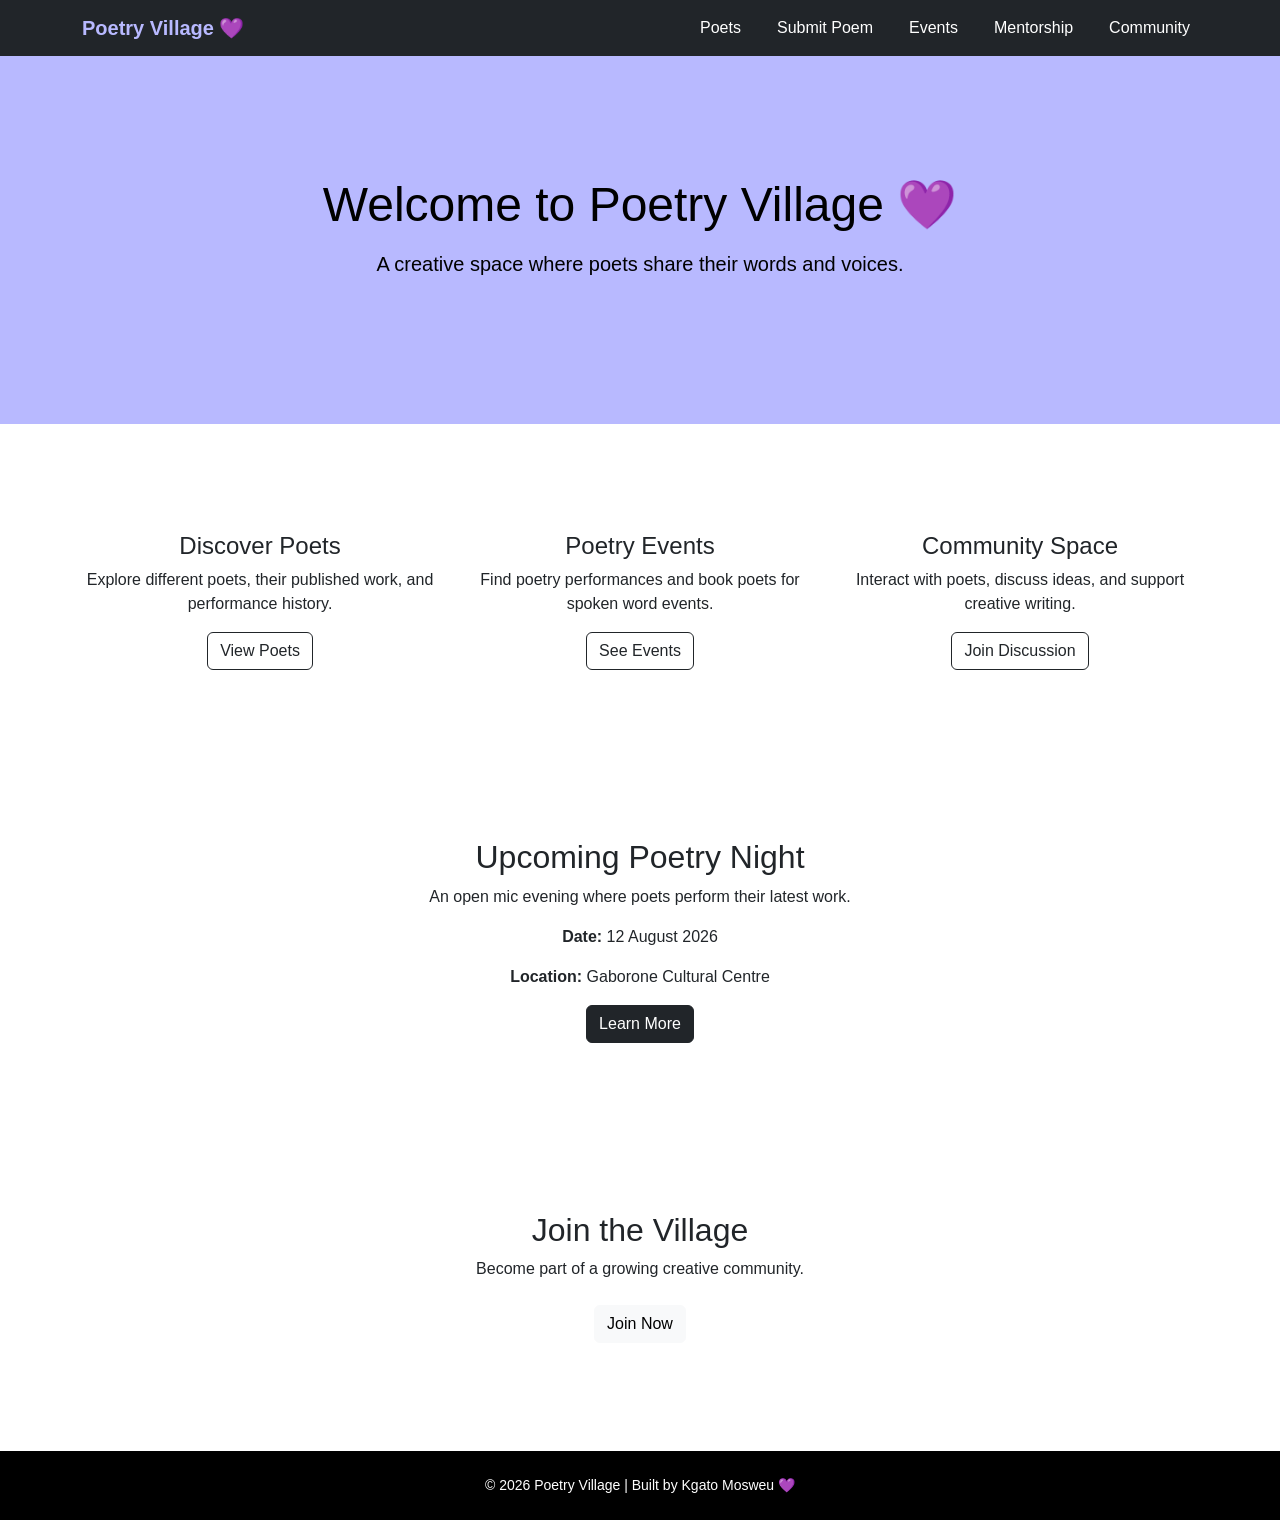
<file: index.html>
<!DOCTYPE html>
<html lang="en">

<head>
<meta charset="UTF-8">
<meta name="viewport" content="width=device-width, initial-scale=1.0">

<title>Poetry Village</title>

<link rel="stylesheet" href="style.css">

<link href="https://cdn.jsdelivr.net/npm/bootstrap@5.3.2/dist/css/bootstrap.min.css" rel="stylesheet">

</head>

<body>

<!-- Navigation -->
<nav class="navbar navbar-expand-lg navbar-dark bg-dark">
<div class="container">

<a class="navbar-brand" href="index.html">Poetry Village 💜</a>

<button class="navbar-toggler" type="button" data-bs-toggle="collapse" data-bs-target="#menu">
<span class="navbar-toggler-icon"></span>
</button>

<div class="collapse navbar-collapse" id="menu">

<ul class="navbar-nav ms-auto">

<li class="nav-item">
<a class="nav-link" href="profiles.html">Poets</a>
</li>

<li class="nav-item">
<a class="nav-link" href="upload.html">Submit Poem</a>
</li>

<li class="nav-item">
<a class="nav-link" href="booking.html">Events</a>
</li>

<li class="nav-item">
<a class="nav-link" href="mentor.html">Mentorship</a>
</li>

<li class="nav-item">
<a class="nav-link" href="community.html">Community</a>
</li>

</ul>

</div>
</div>
</nav>


<!-- Hero Section -->
<section class="hero text-center">

<div class="container">

<h1>Welcome to Poetry Village 💜</h1>

<p class="lead">
A creative space where poets share their words and voices.
</p>


</div>

</section>


<!-- Features Section -->
<section class="container mt-5">

<div class="row text-center">

<div class="col-md-4">

<h4>Discover Poets</h4>

<p>
Explore different poets, their published work, and performance history.
</p>

<a href="profiles.html" class="btn btn-outline-dark">View Poets</a>

</div>


<div class="col-md-4">

<h4>Poetry Events</h4>

<p>
Find poetry performances and book poets for spoken word events.
</p>

<a href="booking.html" class="btn btn-outline-dark">See Events</a>

</div>


<div class="col-md-4">

<h4>Community Space</h4>

<p>
Interact with poets, discuss ideas, and support creative writing.
</p>

<a href="community.html" class="btn btn-outline-dark">Join Discussion</a>

</div>

</div>

</section>


<!-- Event Highlight -->
<section class="container mt-5 text-center">

<h2>Upcoming Poetry Night</h2>

<p>
An open mic evening where poets perform their latest work.
</p>

<p><strong>Date:</strong> 12 August 2026</p>

<p><strong>Location:</strong> Gaborone Cultural Centre</p>

<a href="booking.html" class="btn btn-dark">Learn More</a>

</section>


<!-- Join Section -->
<section class="join-section text-center mt-5">

<div class="container">

<h2>Join the Village</h2>

<p>
Become part of a growing creative community.
</p>

<a href="join.html" class="btn btn-light mt-2">Join Now</a>

</div>

</section>


<!-- Footer -->
<footer class="text-center mt-5 p-4">

<p>© 2026 Poetry Village | Built by Kgato Mosweu 💜</p>

</footer>


<script src="https://cdn.jsdelivr.net/npm/bootstrap@5.3.2/dist/js/bootstrap.bundle.min.js"></script>

</body>
</html>
</file>
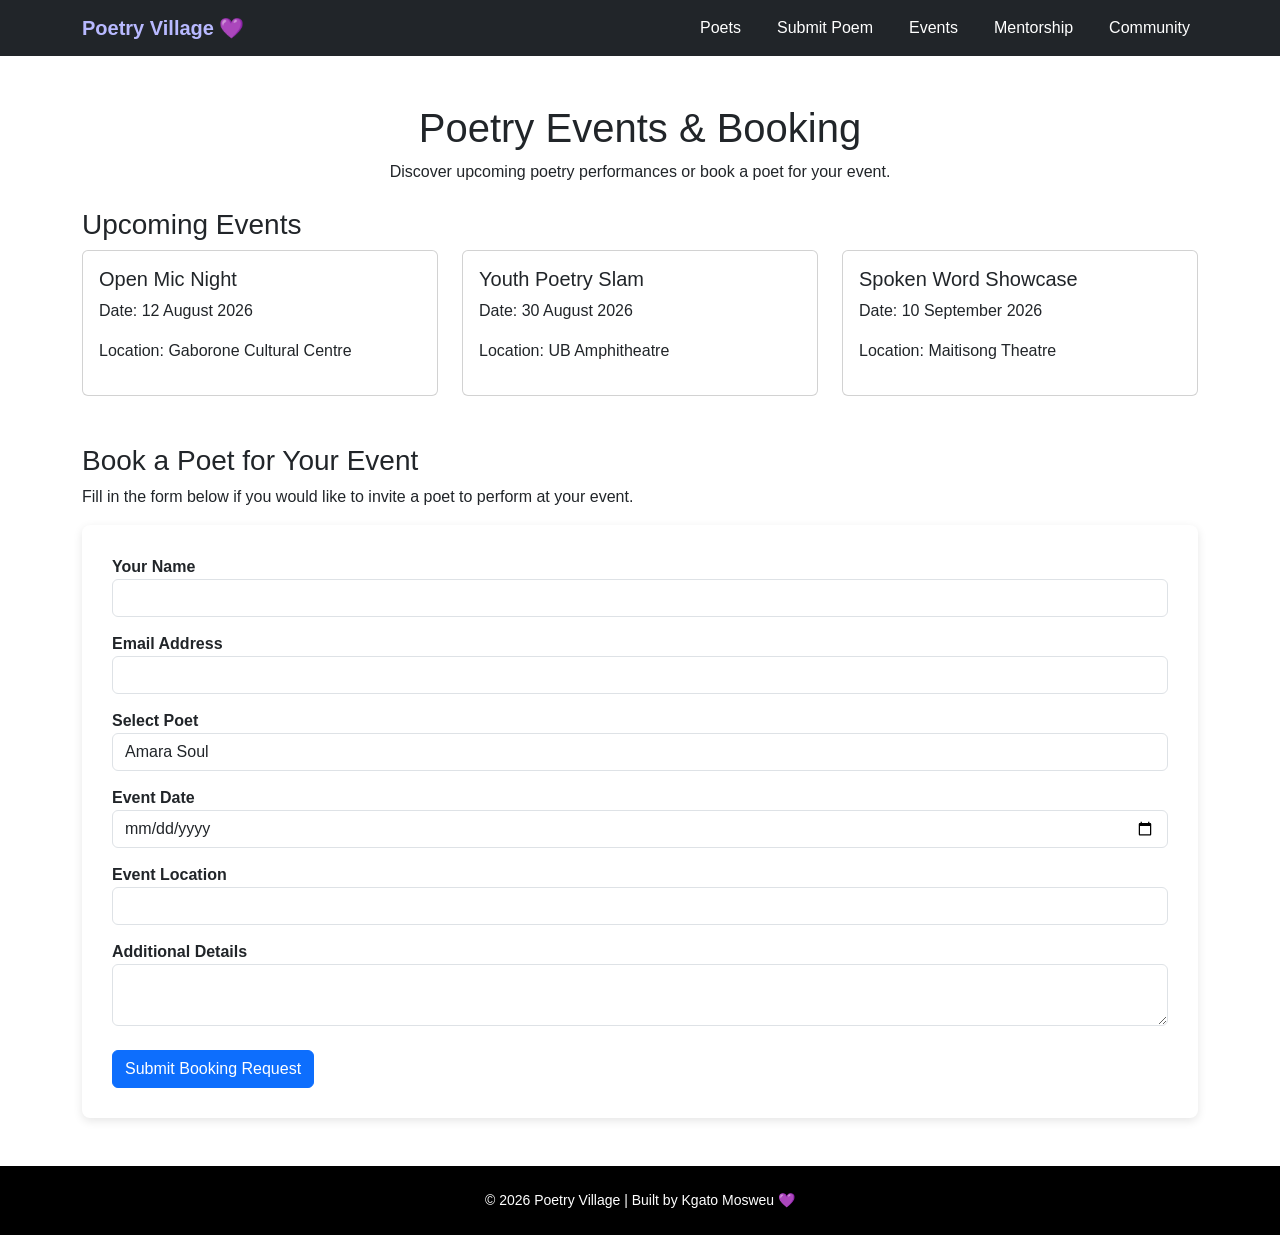
<file: booking.html>
<!DOCTYPE html>
<html lang="en">

<head>

<meta charset="UTF-8">
<meta name="viewport" content="width=device-width, initial-scale=1.0">

<title>Events & Booking | Poetry Village</title>

<link rel="stylesheet" href="style.css">

<link href="https://cdn.jsdelivr.net/npm/bootstrap@5.3.2/dist/css/bootstrap.min.css" rel="stylesheet">

</head>

<body>

<!-- Navigation -->
<nav class="navbar navbar-expand-lg navbar-dark bg-dark">

<div class="container">

<a class="navbar-brand" href="index.html">Poetry Village 💜</a>

<button class="navbar-toggler" data-bs-toggle="collapse" data-bs-target="#menu">
<span class="navbar-toggler-icon"></span>
</button>

<div class="collapse navbar-collapse" id="menu">

<ul class="navbar-nav ms-auto">

<li class="nav-item">
<a class="nav-link" href="profiles.html">Poets</a>
</li>

<li class="nav-item">
<a class="nav-link" href="upload.html">Submit Poem</a>
</li>

<li class="nav-item">
<a class="nav-link active" href="booking.html">Events</a>
</li>

<li class="nav-item">
<a class="nav-link" href="mentor.html">Mentorship</a>
</li>

<li class="nav-item">
<a class="nav-link" href="community.html">Community</a>
</li>

</ul>

</div>
</div>
</nav>


<!-- Page Header -->
<div class="container mt-5 text-center">

<h1>Poetry Events & Booking</h1>

<p>
Discover upcoming poetry performances or book a poet for your event.
</p>

</div>


<!-- Upcoming Events -->
<div class="container mt-4">

<h3>Upcoming Events</h3>

<div class="row">

<div class="col-md-4">

<div class="card">

<div class="card-body">

<h5>Open Mic Night</h5>

<p>Date: 12 August 2026</p>

<p>Location: Gaborone Cultural Centre</p>

</div>

</div>

</div>


<div class="col-md-4">

<div class="card">

<div class="card-body">

<h5>Youth Poetry Slam</h5>

<p>Date: 30 August 2026</p>

<p>Location: UB Amphitheatre</p>

</div>

</div>

</div>


<div class="col-md-4">

<div class="card">

<div class="card-body">

<h5>Spoken Word Showcase</h5>

<p>Date: 10 September 2026</p>

<p>Location: Maitisong Theatre</p>

</div>

</div>

</div>

</div>

</div>


<!-- Booking Form -->
<div class="container mt-5">

<h3>Book a Poet for Your Event</h3>

<p>
Fill in the form below if you would like to invite a poet to perform at your event.
</p>

<form>

<label>Your Name</label>
<input type="text" class="form-control" required>

<label>Email Address</label>
<input type="email" class="form-control" required>

<label>Select Poet</label>

<select class="form-control">

<option>Amara Soul</option>
<option>Neo Rivers</option>
<option>Luna Verse</option>

</select>

<label>Event Date</label>
<input type="date" class="form-control">

<label>Event Location</label>
<input type="text" class="form-control">

<label>Additional Details</label>
<textarea class="form-control"></textarea>

<br>

<button class="btn btn-primary">Submit Booking Request</button>

</form>

</div>


<!-- Footer -->
<footer class="text-center mt-5 p-4">

<p>© 2026 Poetry Village | Built by Kgato Mosweu 💜</p>

</footer>


<script src="https://cdn.jsdelivr.net/npm/bootstrap@5.3.2/dist/js/bootstrap.bundle.min.js"></script>

</body>
</html>
</file>
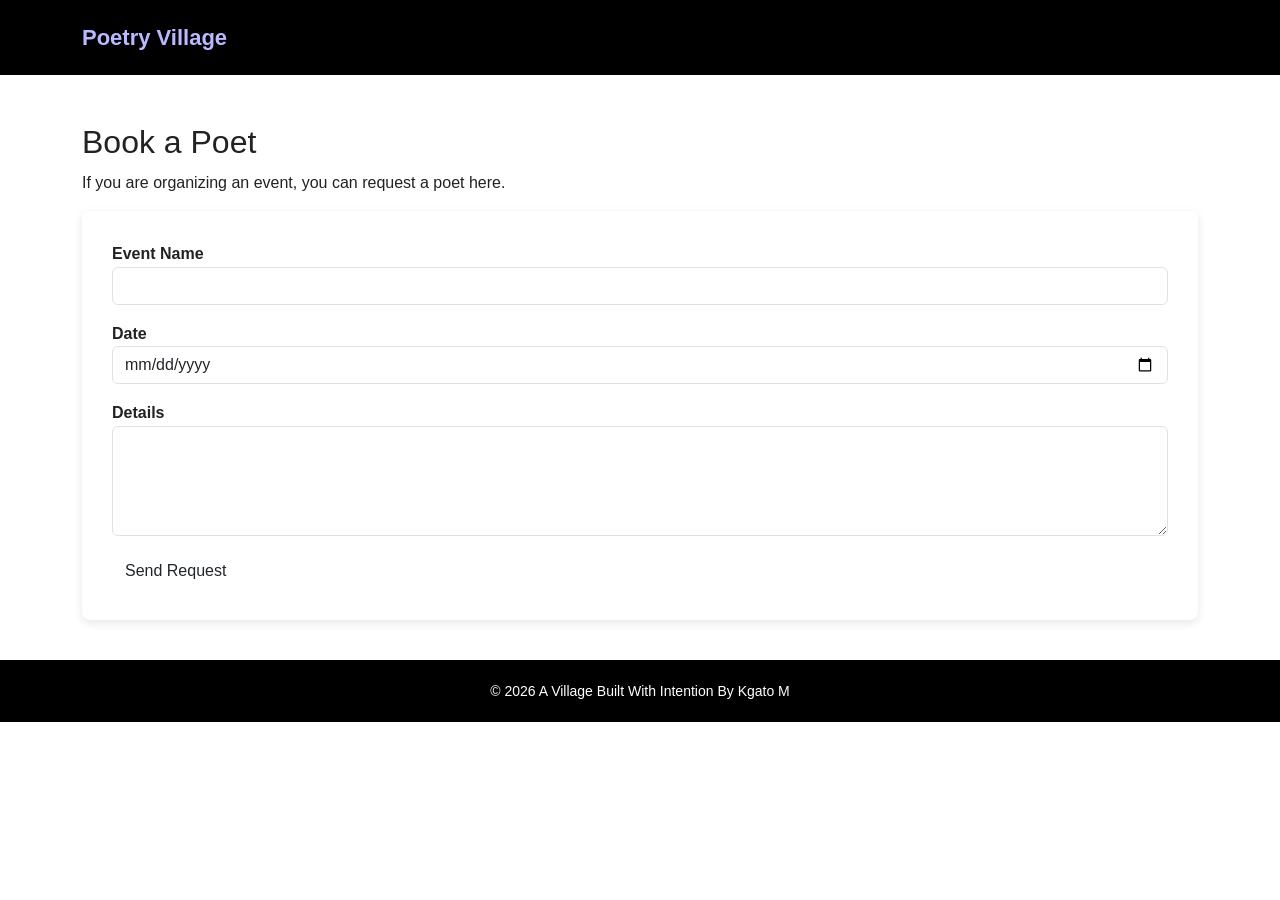
<file: bookings.html>
<!DOCTYPE html>
<html lang="en">
<head>
    <meta charset="UTF-8">
    <title>Bookings - Poetry Village</title>
    <meta name="viewport" content="width=device-width, initial-scale=1">

    <link href="https://cdn.jsdelivr.net/npm/bootstrap@5.3.2/dist/css/bootstrap.min.css" rel="stylesheet">
    <link rel="stylesheet" href="style.css">
</head>
<body>

<nav class="navbar navbar-expand-lg navbar-dark">
  <div class="container">
    <a class="navbar-brand" href="index.html">Poetry Village</a>
  </div>
</nav>

<div class="container mt-5">
    <h2>Book a Poet</h2>
    <p>If you are organizing an event, you can request a poet here.</p>

    <form onsubmit="bookingMessage(event)">
        <div class="mb-3">
            <label>Event Name</label>
            <input type="text" class="form-control" required>
        </div>

        <div class="mb-3">
            <label>Date</label>
            <input type="date" class="form-control" required>
        </div>

        <div class="mb-3">
            <label>Details</label>
            <textarea class="form-control" rows="4"></textarea>
        </div>

        <button class="btn btn-custom">Send Request</button>
    </form>

    <p id="bookingConfirm" class="mt-3"></p>
</div>

<footer>
    <p>© 2026 A Village Built With Intention By Kgato M</p>
</footer>

<script>
function bookingMessage(event){
    event.preventDefault();
    document.getElementById("bookingConfirm").innerText =
        "Your booking request has been sent to the village.";
}
</script>

</body>
</html
</file>
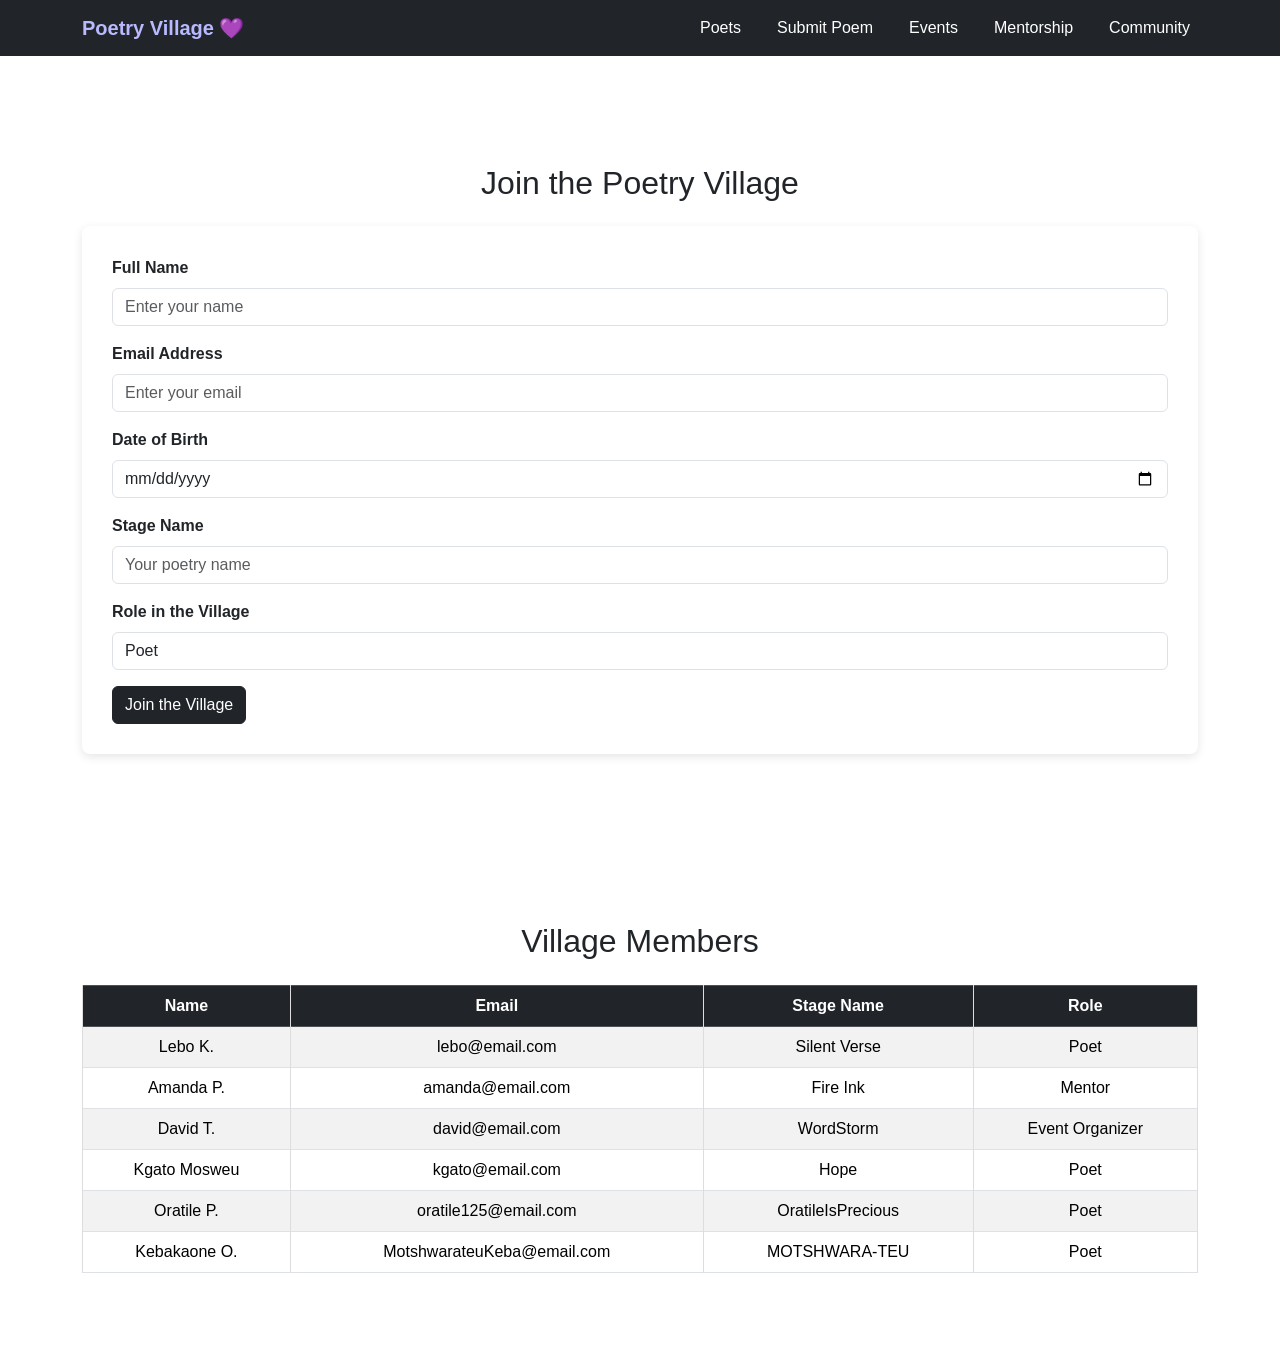
<file: join.html>
<!DOCTYPE html>
<html lang="en">

<head>

<meta charset="UTF-8">
<title>Join the Village</title>

<link rel="stylesheet" href="style.css">

<link href="https://cdn.jsdelivr.net/npm/bootstrap@5.3.2/dist/css/bootstrap.min.css" rel="stylesheet">

</head>

<body>

<!-- Navigation -->

<nav class="navbar navbar-expand-lg navbar-dark bg-dark">

<div class="container">

<a class="navbar-brand" href="index.html">Poetry Village 💜</a>

<ul class="navbar-nav ms-auto">

<li class="nav-item">
<a class="nav-link" href="profiles.html">Poets</a>
</li>

<li class="nav-item">
<a class="nav-link" href="upload.html">Submit Poem</a>
</li>

<li class="nav-item">
<a class="nav-link" href="booking.html">Events</a>
</li>

<li class="nav-item">
<a class="nav-link" href="mentor.html">Mentorship</a>
</li>

<li class="nav-item">
<a class="nav-link" href="community.html">Community</a>
</li>

</ul>

</div>

</nav>

<!-- Join Form -->

<section class="container mt-5">

<h2 class="text-center mb-4">Join the Poetry Village</h2>

<form>

<div class="mb-3">
<label class="form-label">Full Name</label>
<input type="text" class="form-control" placeholder="Enter your name">
</div>

<div class="mb-3">
<label class="form-label">Email Address</label>
<input type="email" class="form-control" placeholder="Enter your email">
</div>

<div class="mb-3">
<label class="form-label">Date of Birth</label>
<input type="date" class="form-control">
</div>

<div class="mb-3">
<label class="form-label">Stage Name</label>
<input type="text" class="form-control" placeholder="Your poetry name">
</div>

<div class="mb-3">

<label class="form-label">Role in the Village</label>

<select class="form-control">

<option>Poet</option>
<option>Mentor</option>
<option>Event Organizer</option>
<option>Support Member</option>

</select>

</div>

<button type="submit" class="btn btn-dark">
Join the Village
</button>

</form>

</section>

<!-- Members Table -->

<section class="container mt-5">

<h2 class="text-center mb-4">Village Members</h2>

<table class="table table-striped table-bordered text-center">

<thead class="table-dark">

<tr>

<th>Name</th>
<th>Email</th>
<th>Stage Name</th>
<th>Role</th>

</tr>

</thead>

<tbody>

<tr>
<td>Lebo K.</td>
<td>lebo@email.com</td>
<td>Silent Verse</td>
<td>Poet</td>
</tr>

<tr>
<td>Amanda P.</td>
<td>amanda@email.com</td>
<td>Fire Ink</td>
<td>Mentor</td>
</tr>

<tr>
<td>David T.</td>
<td>david@email.com</td>
<td>WordStorm</td>
<td>Event Organizer</td>
</tr>

<tr>
<td>Kgato Mosweu</td>
<td>kgato@email.com</td>
<td>Hope</td>
<td>Poet</td>
</tr>

<tr>
<td>Oratile P.</td>
<td>oratile125@email.com</td>
<td>OratileIsPrecious</td>
<td>Poet</td>
</tr>

<tr>
<td>Kebakaone O.</td>
<td>MotshwarateuKeba@email.com</td>
<td>MOTSHWARA-TEU</td>
<td>Poet</td>
</tr>

</tbody>

</table>

</section>

</body>

</html>
</file>
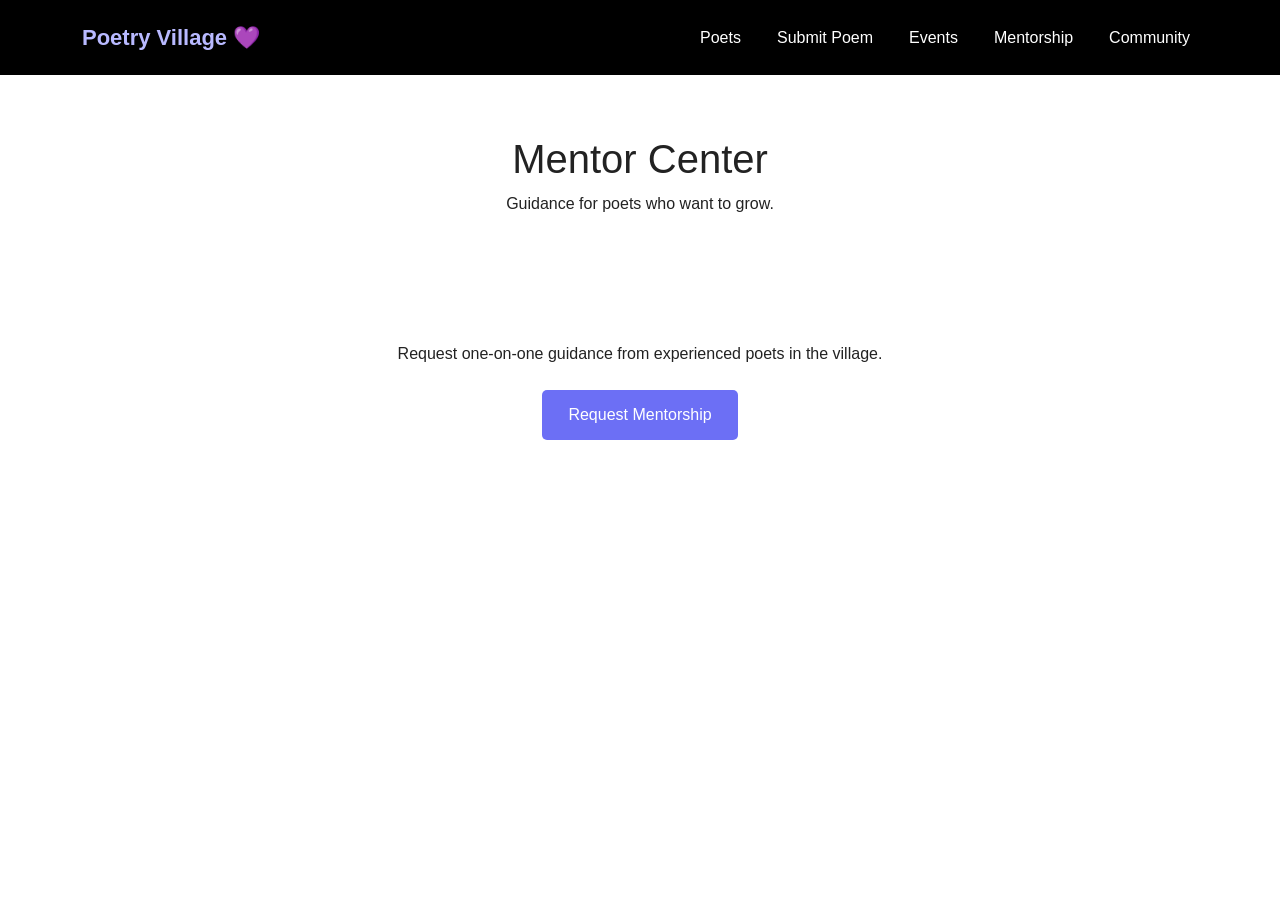
<file: mentor.html>
<!DOCTYPE html>
<html lang="en">
<head>
    <meta charset="UTF-8">
    <title>Mentor Center - Poetry Village</title>
    <meta name="viewport" content="width=device-width, initial-scale=1">
 
    <link href="https://cdn.jsdelivr.net/npm/bootstrap@5.3.2/dist/css/bootstrap.min.css" rel="stylesheet">
    <link rel="stylesheet" href="style.css">
</head>
<body>
 
<nav class="navbar navbar-expand-lg navbar-dark">

    <div class="container">

        <a class="navbar-brand" href="index.html">Poetry Village 💜</a>

        <button class="navbar-toggler" type="button" data-bs-toggle="collapse" data-bs-target="#navMenu">
            <span class="navbar-toggler-icon"></span>
            
        </button>
        <div class="collapse navbar-collapse" id="navMenu">

<ul class="navbar-nav ms-auto">

<li class="nav-item">
<a class="nav-link" href="profiles.html">Poets</a>
</li>

<li class="nav-item">
<a class="nav-link" href="upload.html">Submit Poem</a>
</li>

<li class="nav-item">
<a class="nav-link" href="booking.html">Events</a>
</li>

<li class="nav-item">
<a class="nav-link" href="mentor.html">Mentorship</a>
</li>

<li class="nav-item">
<a class="nav-link" href="community.html">Community</a>
</li>

</ul>

    </div>
</nav>
 
<section class="page-header text-center">
    <div class="container">
        <h1>Mentor Center</h1>
        <p>Guidance for poets who want to grow.</p>
    </div>
</section>
 
<section class="container py-5 text-center">
 
    <p class="mb-4">
        Request one-on-one guidance from experienced poets in the village.
    </p>
 
    <button class="btn btn-main mb-4" onclick="showForm()">
        Request Mentorship
    </button>
 
    <!-- Hidden Form -->
    <div id="mentorForm" style="display:none;">
        <form class="custom-form">
 
            <input type="text" class="form-control mb-3"
            placeholder="Your Name" required>
 
            <select class="form-control mb-3">
                <option>Writing Mentorship</option>
                <option>Performance Coaching</option>
                <option>Publishing Guidance</option>
            </select>
 
            <textarea class="form-control mb-3"
            rows="4" placeholder="What do you need help with?"></textarea>
 
            <button class="btn btn-main w-100">
                Submit Request
            </button>
 
        </form>
    </div>
 
</section>
 
<script>
function showForm() {
    document.getElementById("mentorForm").style.display = "block";
}
</script>
 
</body>
</html>
</file>
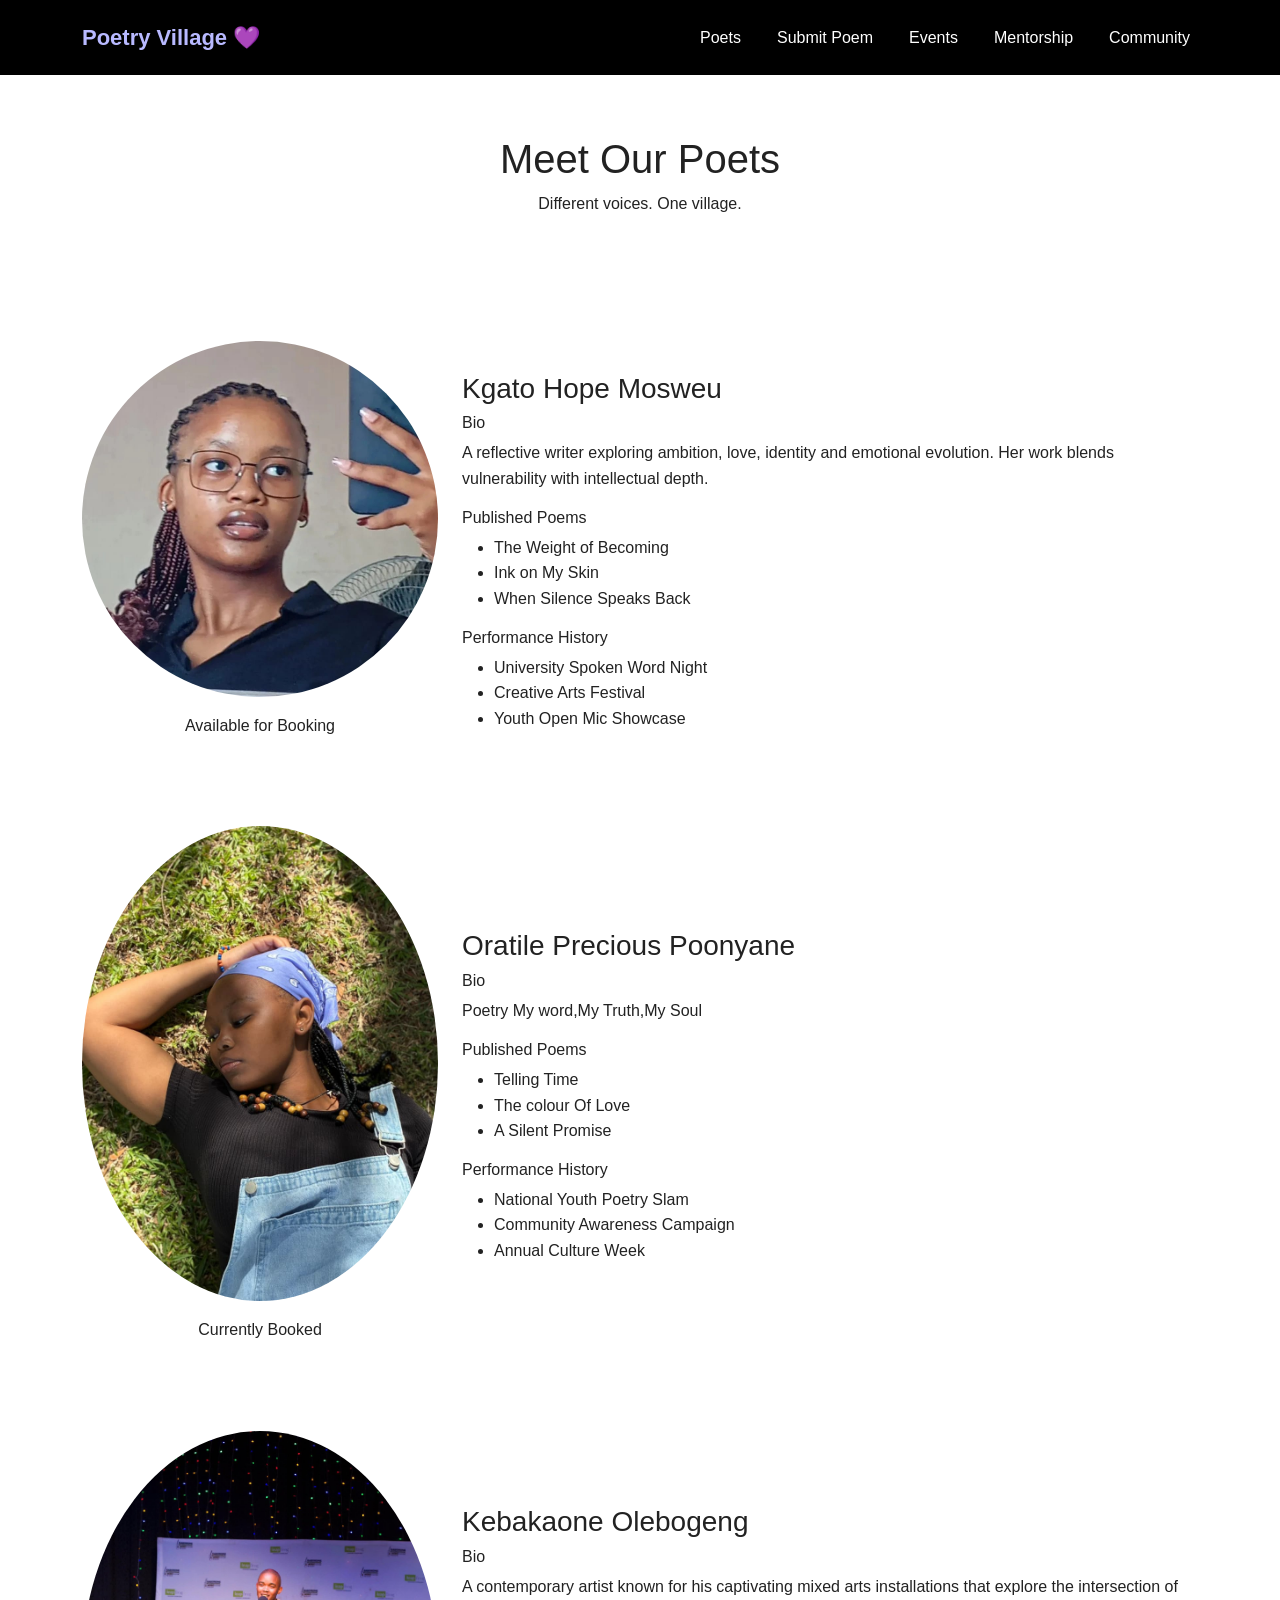
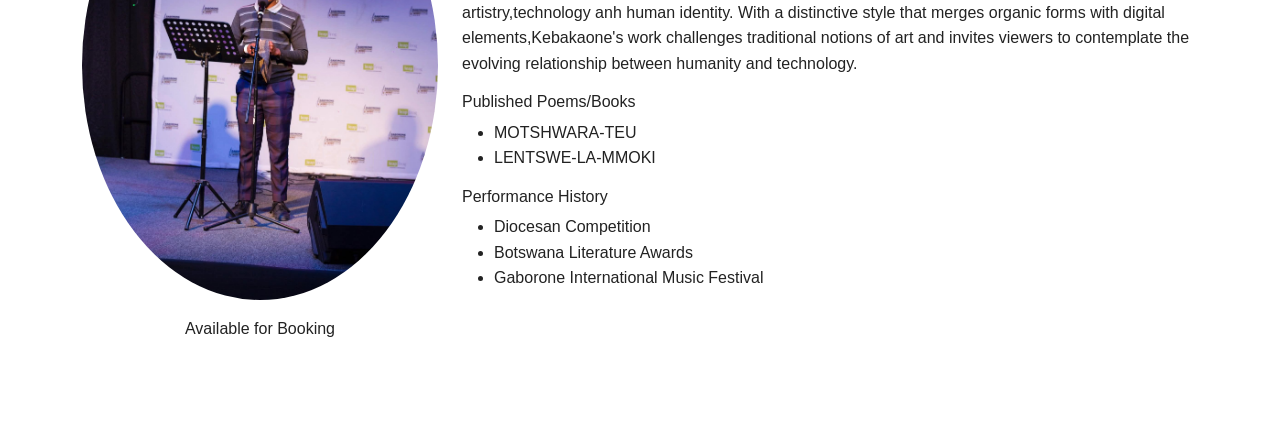
<file: profiles.html>
<!DOCTYPE html>
<html lang="en">
<head>
    <meta charset="UTF-8">
    <title>Poet Profiles - Poetry Village</title>
    <meta name="viewport" content="width=device-width, initial-scale=1">

    <!-- Bootstrap -->
    <link href="https://cdn.jsdelivr.net/npm/bootstrap@5.3.2/dist/css/bootstrap.min.css" rel="stylesheet">

    <!-- Custom CSS -->
    <link rel="stylesheet" href="style.css">
</head>
<body>

<!-- NAVIGATION -->
<nav class="navbar navbar-expand-lg navbar-dark">
    <div class="container">

        <a class="navbar-brand" href="index.html">Poetry Village 💜</a>

<button class="navbar-toggler" type="button" data-bs-toggle="collapse" data-bs-target="#navMenu">
<span class="navbar-toggler-icon"></span>
</button>

<div class="collapse navbar-collapse" id="navMenu">

<ul class="navbar-nav ms-auto">

<li class="nav-item">
<a class="nav-link" href="profiles.html">Poets</a>
</li>

<li class="nav-item">
<a class="nav-link" href="upload.html">Submit Poem</a>
</li>

<li class="nav-item">
<a class="nav-link" href="booking.html">Events</a>
</li>

<li class="nav-item">
<a class="nav-link" href="mentor.html">Mentorship</a>
</li>

<li class="nav-item">
<a class="nav-link" href="community.html">Community</a>
</li>

</ul>

</div>

</nav>

<!-- HEADER -->
<section class="hero-section text-center">
    <div class="container">
        <h1 class="hero-title">Meet Our Poets</h1>
        <p class="hero-text">Different voices. One village.</p>
    </div>
</section>


<!-- POETS SECTION -->
<section class="container py-5">

    <!-- POET 1 -->
    <div class="poet-section mb-5">
        <div class="row align-items-center">

            <div class="col-md-4 text-center mb-4">
                <img src="Images/WhatsApp Image 2026-02-25 at 11.17.43.jpeg" class="img-fluid rounded-circle poet-img">
                <p class="booking-status available mt-3">Available for Booking</p>
            </div>

            <div class="col-md-8">
                <h3 class="poet-name">Kgato Hope Mosweu</h3>

                <h6>Bio</h6>
                <p>
                    A reflective writer exploring ambition, love, identity and emotional evolution.
                    Her work blends vulnerability with intellectual depth.
                </p>

                <h6 class="mt-3">Published Poems</h6>
                <ul>
                    <li>The Weight of Becoming</li>
                    <li>Ink on My Skin</li>
                    <li>When Silence Speaks Back</li>
                </ul>

                <h6 class="mt-3">Performance History</h6>
                <ul>
                    <li>University Spoken Word Night</li>
                    <li>Creative Arts Festival</li>
                    <li>Youth Open Mic Showcase</li>
                </ul>
            </div>

        </div>
    </div>


    <!-- POET 2 -->
    <div class="poet-section mb-5">
        <div class="row align-items-center">

            <div class="col-md-4 text-center mb-4">
                <img src="Images/WhatsApp Image 2026-02-25 at 11.18.25.jpeg" class="img-fluid rounded-circle poet-img">
                <p class="booking-status busy mt-3">Currently Booked</p>
            </div>

            <div class="col-md-8">
                <h3 class="poet-name">Oratile Precious Poonyane</h3>

                <h6>Bio</h6>
                <p>
                    Poetry
                    My word,My Truth,My Soul
                </p>

                <h6 class="mt-3">Published Poems</h6>
                <ul>
                    <li>Telling Time</li>
                    <li>The colour Of Love</li>
                    <li>A Silent Promise</li>
                </ul>

                <h6 class="mt-3">Performance History</h6>
                <ul>
                    <li>National Youth Poetry Slam</li>
                    <li>Community Awareness Campaign</li>
                    <li>Annual Culture Week</li>
                </ul>
            </div>

        </div>
    </div>


    <!-- POET 3 -->
    <div class="poet-section">
        <div class="row align-items-center">

            <div class="col-md-4 text-center mb-4">
                <img src="Images/WhatsApp Image 2026-02-25 at 12.01.34.jpeg" class="img-fluid rounded-circle poet-img">
                <p class="booking-status available mt-3">Available for Booking</p>
            </div>

            <div class="col-md-8">
                <h3 class="poet-name">Kebakaone Olebogeng</h3>

                <h6>Bio</h6>
                <p>
                    A contemporary artist known for his captivating mixed arts installations that explore the intersection of artistry,technology anh human identity.
                    With a distinctive style that merges organic forms with digital elements,Kebakaone's work challenges traditional notions of art and invites viewers to contemplate the evolving relationship between humanity and technology.
                </p>

                <h6 class="mt-3">Published Poems/Books</h6>
                <ul>
                    <li>MOTSHWARA-TEU</li>
                    <li>LENTSWE-LA-MMOKI</li>
                </ul>

                <h6 class="mt-3">Performance History</h6>
                <ul>
                    <li>Diocesan Competition</li>
                    <li>Botswana Literature Awards</li>
                    <li>Gaborone International Music Festival</li>
                </ul>
            </div>

        </div>
    </div>

</section>

</body>
</html>
</file>
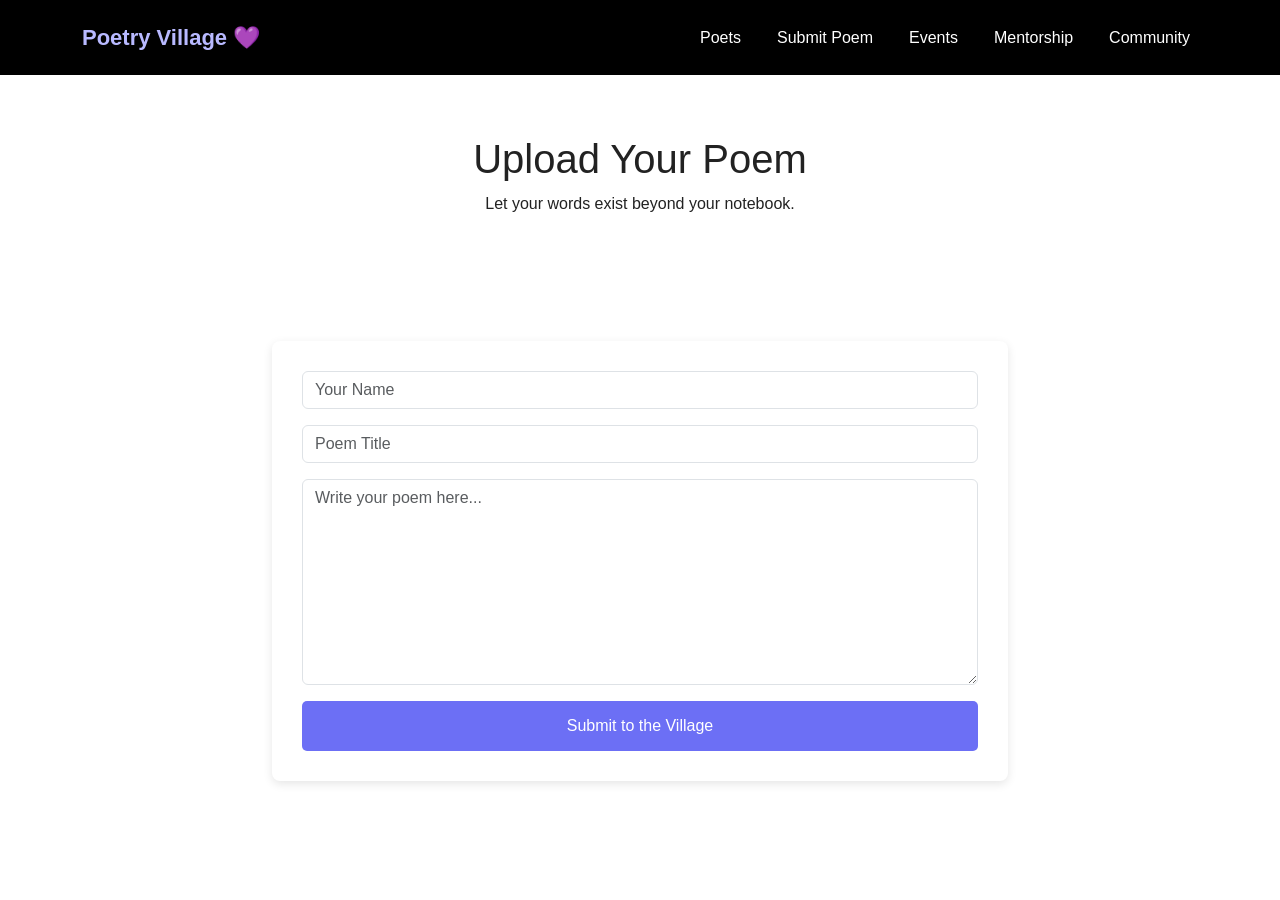
<file: upload.html>
<!DOCTYPE html>
<html lang="en">
<head>
    <meta charset="UTF-8">
    <title>Upload Your Poem - Poetry Village</title>
    <meta name="viewport" content="width=device-width, initial-scale=1">

    <link href="https://cdn.jsdelivr.net/npm/bootstrap@5.3.2/dist/css/bootstrap.min.css" rel="stylesheet">
    <link rel="stylesheet" href="style.css">
</head>
<body>

<nav class="navbar navbar-expand-lg navbar-dark">

    <div class="container">
        
        <a class="navbar-brand" href="index.html">Poetry Village 💜</a>
        <div class="collapse navbar-collapse" id="menu">

<ul class="navbar-nav ms-auto">

<li class="nav-item">
<a class="nav-link" href="profiles.html">Poets</a>
</li>

<li class="nav-item">
<a class="nav-link" href="upload.html">Submit Poem</a>
</li>

<li class="nav-item">
<a class="nav-link" href="booking.html">Events</a>
</li>

<li class="nav-item">
<a class="nav-link" href="mentor.html">Mentorship</a>
</li>

<li class="nav-item">
<a class="nav-link" href="community.html">Community</a>
</li>

</ul>

    </div>
</nav>

<section class="page-header text-center">
    <div class="container">
        <h1>Upload Your Poem</h1>
        <p>Let your words exist beyond your notebook.</p>
    </div>
</section>

<section class="container py-5">
    <div class="row justify-content-center">
        <div class="col-lg-8">

            <form class="custom-form" onsubmit="submitPoem(event)">

                <input type="text" class="form-control mb-3" placeholder="Your Name" required>

                <input type="text" class="form-control mb-3" placeholder="Poem Title" required>

                <textarea class="form-control mb-3" rows="8" placeholder="Write your poem here..." required></textarea>

                <button class="btn btn-main w-100">Submit to the Village</button>

            </form>

            <p id="confirmation" class="mt-3 text-center"></p>

        </div>
    </div>
</section>

<script>
function submitPoem(event){
    event.preventDefault();
    document.getElementById("confirmation").innerText =
    "Your poem has been submitted successfully.";
}
</script>

</body>
</html>
</file>
<file: style.css>
*{
margin:0;
padding:0;
box-sizing:border-box;
font-family: Arial, Helvetica, sans-serif;
}



body{
background-color:white;
color:#222;
line-height:1.6;
}



section{
padding:60px 0;
}



.navbar{
background-color:black;
padding:15px;
}

.navbar-brand{
color:#b8b9ff !important;
font-size:22px;
font-weight:bold;
}

.nav-link{
color:white !important;
margin-left:20px;
font-size:16px;
}

.nav-link:hover{
color:#b8b9ff !important;
}



.hero{
background-color:#b8b9ff;
color:black;
text-align:center;
padding:120px 20px;
}

.hero h1{
font-size:48px;
margin-bottom:15px;
}

.hero p{
font-size:20px;
margin-bottom:25px;
}



.btn-main{
background-color:#6c6ff5;
color:white;
padding:12px 25px;
border-radius:5px;
text-decoration:none;
font-weight:500;
}

.btn-main:hover{
background-color:#4e50d6;
color:white;
}

.btn-outline{
border:2px solid #6c6ff5;
color:#6c6ff5;
padding:10px 25px;
border-radius:5px;
text-decoration:none;
}

.btn-outline:hover{
background-color:#6c6ff5;
color:white;
}


.card-box{
background:white;
padding:25px;
border-radius:8px;
box-shadow:0 3px 10px rgba(0,0,0,0.1);
margin-bottom:25px;
}

.card-box h3{
color:#6c6ff5;
margin-bottom:10px;
}


table{
width:100%;
background:white;
}

thead{
background:#6c6ff5;
color:white;
}

table th, table td{
padding:12px;
text-align:center;
border:1px solid #ddd;
}



form{
background:white;
padding:30px;
border-radius:8px;
box-shadow:0 3px 10px rgba(0,0,0,0.1);
}

form label{
font-weight:bold;
}

form input, form select{
margin-bottom:15px;
}


footer{
background:black;
color:white;
text-align:center;
padding:20px;
margin-top:40px;
}

footer p{
margin:0;
font-size:14px;
}
</file>
